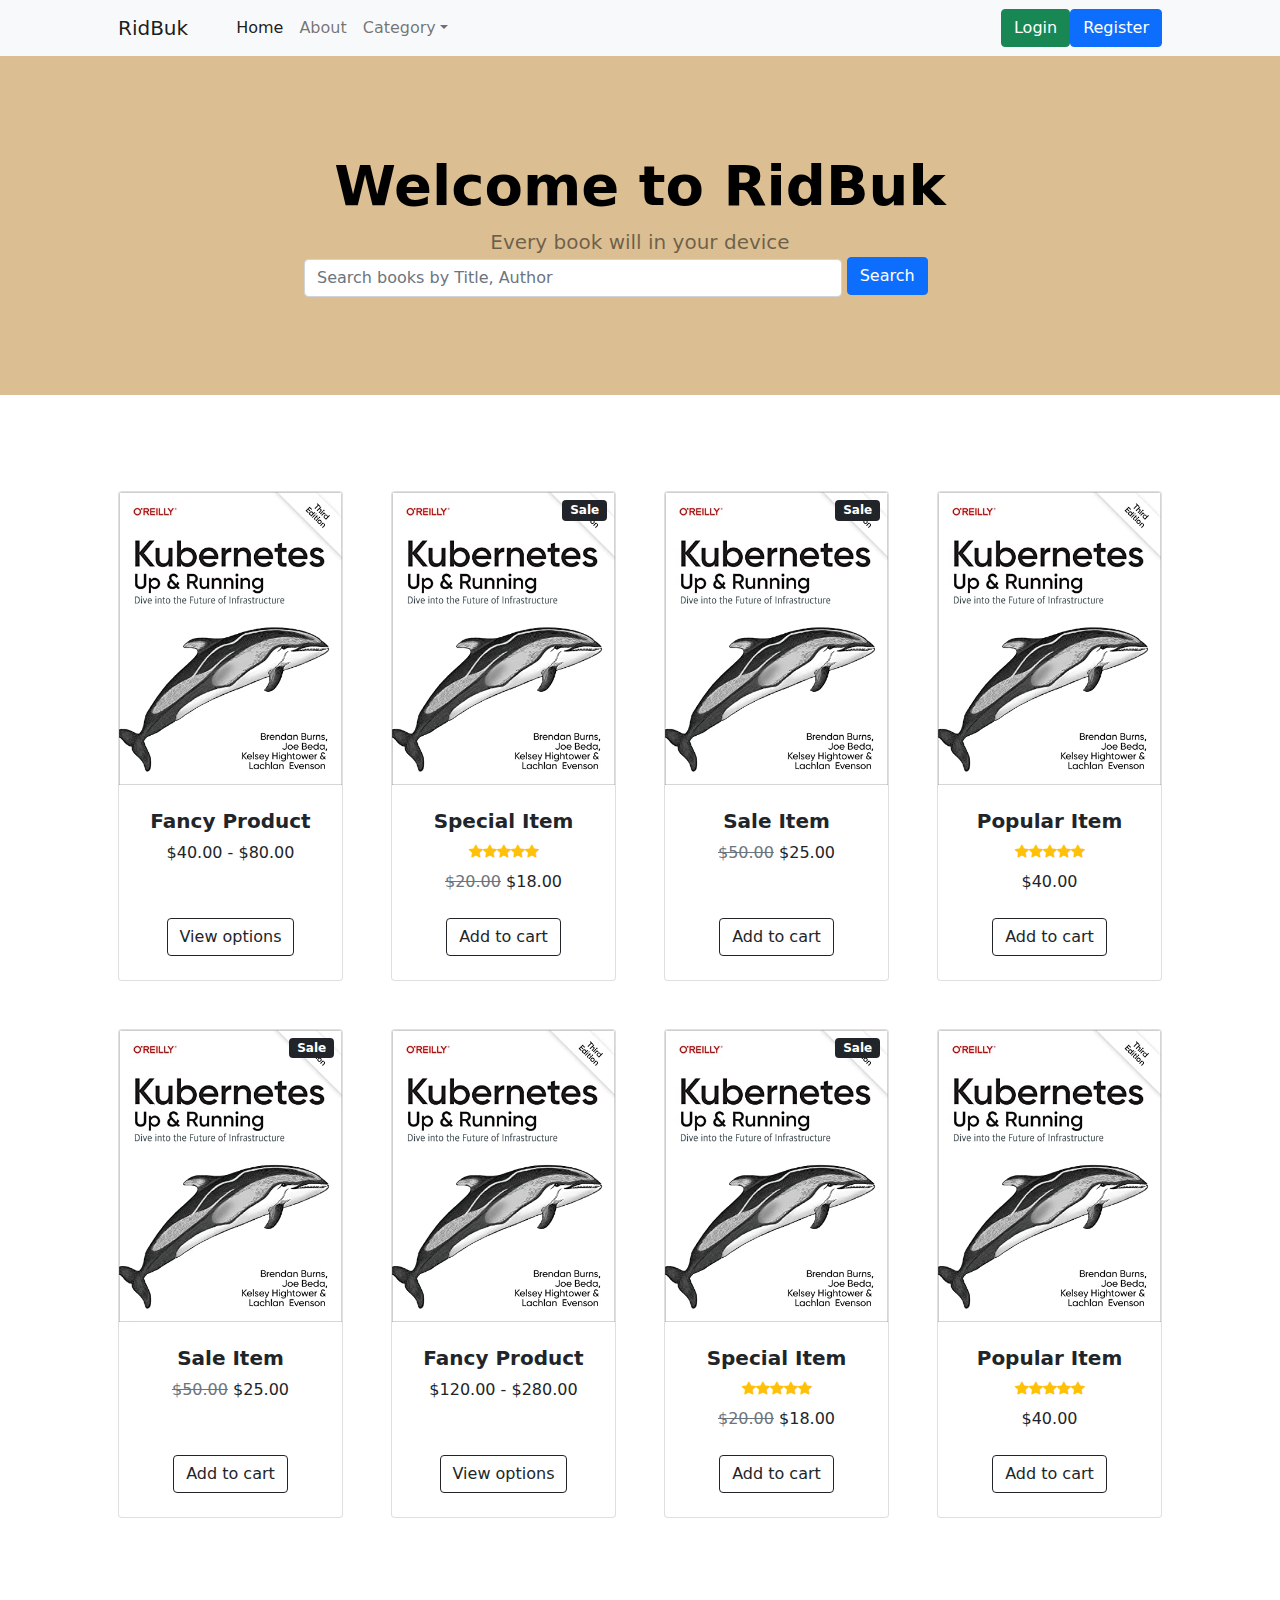
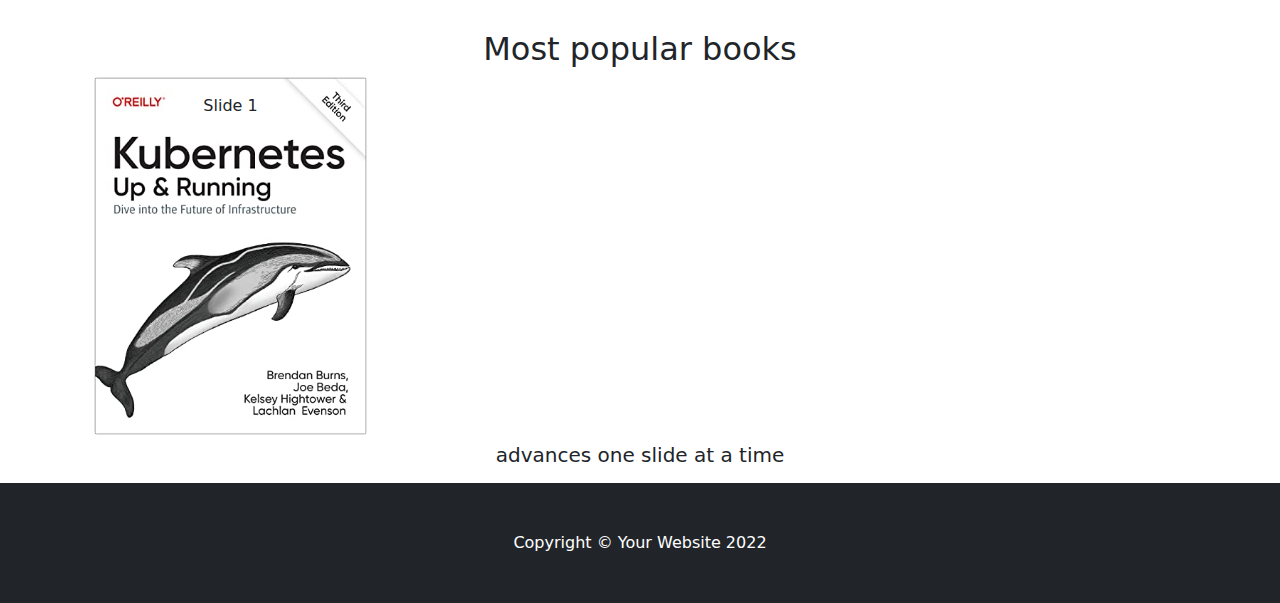
<file: startbootstrap-shop-homepage-gh-pages/index.html>
<!DOCTYPE html>
<html lang="en">

<head>
    <meta charset="utf-8" />
    <meta name="viewport" content="width=device-width, initial-scale=1, shrink-to-fit=no" />
    <meta name="description" content="" />
    <meta name="author" content="" />
    <title>RidBuk-eBook</title>
    <!-- Favicon-->
    <link rel="icon" type="image/x-icon" href="assets/favicon.ico" />
    <!-- Bootstrap icons-->
    <link href="https://cdn.jsdelivr.net/npm/bootstrap-icons@1.5.0/font/bootstrap-icons.css" rel="stylesheet" />
    <!-- Core theme CSS (includes Bootstrap)-->
    <link href="css/style.css" rel="stylesheet" />
    <link href="css/bootstraps.css" rel="stylesheet" />
    <script src="https://code.jquery.com/jquery-3.2.1.slim.min.js" integrity="sha384-KJ3o2DKtIkvYIK3UENzmM7KCkRr/rE9/Qpg6aAZGJwFDMVNA/GpGFF93hXpG5KkN" crossorigin="anonymous"></script>
    <script src="https://cdn.jsdelivr.net/npm/popper.js@1.12.9/dist/umd/popper.min.js" integrity="sha384-ApNbgh9B+Y1QKtv3Rn7W3mgPxhU9K/ScQsAP7hUibX39j7fakFPskvXusvfa0b4Q" crossorigin="anonymous"></script>
    <script src="https://cdn.jsdelivr.net/npm/bootstrap@4.0.0/dist/js/bootstrap.min.js" integrity="sha384-JZR6Spejh4U02d8jOt6vLEHfe/JQGiRRSQQxSfFWpi1MquVdAyjUar5+76PVCmYl" crossorigin="anonymous"></script>

</head>

<body>
    <!-- Navigation-->
    <nav class="navbar sticky-top navbar-expand-lg navbar-light bg-light">
        <div class="container px-4 px-lg-5">
            <a class="navbar-brand" href="#!">RidBuk</a>
            <button class="navbar-toggler" type="button" data-bs-toggle="collapse" data-bs-target="#navbarSupportedContent" aria-controls="navbarSupportedContent" aria-expanded="false" aria-label="Toggle navigation"><span class="navbar-toggler-icon"></span></button>
            <div class="collapse navbar-collapse" id="navbarSupportedContent">
                <ul class="navbar-nav me-auto mb-2 mb-lg-0 ms-lg-4">
                    <li class="nav-item"><a class="nav-link active" aria-current="page" href="#!">Home</a></li>
                    <li class="nav-item"><a class="nav-link" href="#!">About</a></li>
                    <li class="nav-item dropdown">
                        <a class="nav-link dropdown-toggle" id="navbarDropdown" href="#" role="button" data-bs-toggle="dropdown" aria-expanded="false">Category</a>
                        <ul class="dropdown-menu" aria-labelledby="navbarDropdown">
                            <div class="">
                                <li><a class="dropdown-item" href="#!">Major1</a></li>
                                <li><a class="dropdown-item" href="#!">Major2</a></li>
                                <li><a class="dropdown-item" href="#!">Major3</a></li>
                            </div>
                            <div class="">
                                <li><a class="dropdown-item" href="#!">Major1</a></li>
                                <li><a class="dropdown-item" href="#!">Major2</a></li>
                                <li><a class="dropdown-item" href="#!">Major3</a></li>
                            </div>
                            <div class="">
                                <li><a class="dropdown-item" href="#!">Major1</a></li>
                                <li><a class="dropdown-item" href="#!">Major2</a></li>
                                <li><a class="dropdown-item" href="#!">Major3</a></li>
                            </div>
                            <div class="">
                                <li><a class="dropdown-item" href="#!">Major1</a></li>
                                <li><a class="dropdown-item" href="#!">Major2</a></li>
                                <li><a class="dropdown-item" href="#!">Major3</a></li>
                            </div>
                        </ul>
                    </li>
                </ul>
                <!-- Login page -->
                <a class="btn btn-success" href="./login.html" role="button"> Login</a>
                <!-- Register page -->
                <a class="btn btn-primary" href="./register.html" role="button"> Register</a>
            </div>
        </div>
    </nav>

    <!-- Header-->
    <header class="bg-color py-5">
        <div class="container px-4 px-lg-5 my-5">
            <div class="text-center text-white">
                <h1 class="display-4 fw-bolder text-black">Welcome to RidBuk</h1>
                <p class="lead fw-normal text-black-50 mb-0">Every book will in your device</p>
            </div>
            <div class="container">

                <div class="row height d-flex justify-content-center align-items-center">

                    <div class="col-md-8">

                        <div class="search">
                            <i class="fa fa-search"></i>
                            <input type="text" class="form-control" style="display: inline-block; width: 80%" placeholder="Search books by Title, Author">
                            <button class="btn btn-primary" style="margin-bottom: 4px;">Search</button>
                        </div>

                    </div>

                </div>
            </div>
        </div>
    </header>
    <!-- Section-->
    <section class="py-5">
        <div class="container px-4 px-lg-5 mt-5">
            <div class="row gx-4 gx-lg-5 row-cols-2 row-cols-md-3 row-cols-xl-4 justify-content-center">
                <div class="col mb-5">
                    <div class="card h-100">
                        <!-- Product image-->
                        <img class="card-img-top" src="./img/109811020X.01._SCLZZZZZZZ_SX500_.jpg" alt="..." />
                        <!-- Product details-->
                        <div class="card-body p-4">
                            <div class="text-center">
                                <!-- Product name-->
                                <h5 class="fw-bolder">Fancy Product</h5>
                                <!-- Product price-->
                                $40.00 - $80.00
                            </div>
                        </div>
                        <!-- Product actions-->
                        <div class="card-footer p-4 pt-0 border-top-0 bg-transparent">
                            <div class="text-center"><a class="btn btn-outline-dark mt-auto" href="#">View options</a>
                            </div>
                        </div>
                    </div>
                </div>
                <div class="col mb-5">
                    <div class="card h-100">
                        <!-- Sale badge-->
                        <div class="badge bg-dark text-white position-absolute" style="top: 0.5rem; right: 0.5rem">Sale
                        </div>
                        <!-- Product image-->
                        <img class="card-img-top" src="./img/109811020X.01._SCLZZZZZZZ_SX500_.jpg" alt="..." />
                        <!-- Product details-->
                        <div class="card-body p-4">
                            <div class="text-center">
                                <!-- Product name-->
                                <h5 class="fw-bolder">Special Item</h5>
                                <!-- Product reviews-->
                                <div class="d-flex justify-content-center small text-warning mb-2">
                                    <div class="bi-star-fill"></div>
                                    <div class="bi-star-fill"></div>
                                    <div class="bi-star-fill"></div>
                                    <div class="bi-star-fill"></div>
                                    <div class="bi-star-fill"></div>
                                </div>
                                <!-- Product price-->
                                <span class="text-muted text-decoration-line-through">$20.00</span> $18.00
                            </div>
                        </div>
                        <!-- Product actions-->
                        <div class="card-footer p-4 pt-0 border-top-0 bg-transparent">
                            <div class="text-center"><a class="btn btn-outline-dark mt-auto" href="#">Add to cart</a>
                            </div>
                        </div>
                    </div>
                </div>
                <div class="col mb-5">
                    <div class="card h-100">
                        <!-- Sale badge-->
                        <div class="badge bg-dark text-white position-absolute" style="top: 0.5rem; right: 0.5rem">Sale
                        </div>
                        <!-- Product image-->
                        <img class="card-img-top" src="./img/109811020X.01._SCLZZZZZZZ_SX500_.jpg" alt="..." />
                        <!-- Product details-->
                        <div class="card-body p-4">
                            <div class="text-center">
                                <!-- Product name-->
                                <h5 class="fw-bolder">Sale Item</h5>
                                <!-- Product price-->
                                <span class="text-muted text-decoration-line-through">$50.00</span> $25.00
                            </div>
                        </div>
                        <!-- Product actions-->
                        <div class="card-footer p-4 pt-0 border-top-0 bg-transparent">
                            <div class="text-center"><a class="btn btn-outline-dark mt-auto" href="#">Add to cart</a>
                            </div>
                        </div>
                    </div>
                </div>
                <div class="col mb-5">
                    <div class="card h-100">
                        <!-- Product image-->
                        <img class="card-img-top" src="./img/109811020X.01._SCLZZZZZZZ_SX500_.jpg" alt="..." />
                        <!-- Product details-->
                        <div class="card-body p-4">
                            <div class="text-center">
                                <!-- Product name-->
                                <h5 class="fw-bolder">Popular Item</h5>
                                <!-- Product reviews-->
                                <div class="d-flex justify-content-center small text-warning mb-2">
                                    <div class="bi-star-fill"></div>
                                    <div class="bi-star-fill"></div>
                                    <div class="bi-star-fill"></div>
                                    <div class="bi-star-fill"></div>
                                    <div class="bi-star-fill"></div>
                                </div>
                                <!-- Product price-->
                                $40.00
                            </div>
                        </div>
                        <!-- Product actions-->
                        <div class="card-footer p-4 pt-0 border-top-0 bg-transparent">
                            <div class="text-center"><a class="btn btn-outline-dark mt-auto" href="#">Add to cart</a>
                            </div>
                        </div>
                    </div>
                </div>
                <div class="col mb-5">
                    <div class="card h-100">
                        <!-- Sale badge-->
                        <div class="badge bg-dark text-white position-absolute" style="top: 0.5rem; right: 0.5rem">Sale
                        </div>
                        <!-- Product image-->
                        <img class="card-img-top" src="./img/109811020X.01._SCLZZZZZZZ_SX500_.jpg" alt="..." />
                        <!-- Product details-->
                        <div class="card-body p-4">
                            <div class="text-center">
                                <!-- Product name-->
                                <h5 class="fw-bolder">Sale Item</h5>
                                <!-- Product price-->
                                <span class="text-muted text-decoration-line-through">$50.00</span> $25.00
                            </div>
                        </div>
                        <!-- Product actions-->
                        <div class="card-footer p-4 pt-0 border-top-0 bg-transparent">
                            <div class="text-center"><a class="btn btn-outline-dark mt-auto" href="#">Add to cart</a>
                            </div>
                        </div>
                    </div>
                </div>
                <div class="col mb-5">
                    <div class="card h-100">
                        <!-- Product image-->
                        <img class="card-img-top" src="./img/109811020X.01._SCLZZZZZZZ_SX500_.jpg" alt="..." />
                        <!-- Product details-->
                        <div class="card-body p-4">
                            <div class="text-center">
                                <!-- Product name-->
                                <h5 class="fw-bolder">Fancy Product</h5>
                                <!-- Product price-->
                                $120.00 - $280.00
                            </div>
                        </div>
                        <!-- Product actions-->
                        <div class="card-footer p-4 pt-0 border-top-0 bg-transparent">
                            <div class="text-center"><a class="btn btn-outline-dark mt-auto" href="#">View options</a>
                            </div>
                        </div>
                    </div>
                </div>
                <div class="col mb-5">
                    <div class="card h-100">
                        <!-- Sale badge-->
                        <div class="badge bg-dark text-white position-absolute" style="top: 0.5rem; right: 0.5rem">Sale
                        </div>
                        <!-- Product image-->
                        <img class="card-img-top" src="./img/109811020X.01._SCLZZZZZZZ_SX500_.jpg" alt="..." />
                        <!-- Product details-->
                        <div class="card-body p-4">
                            <div class="text-center">
                                <!-- Product name-->
                                <h5 class="fw-bolder">Special Item</h5>
                                <!-- Product reviews-->
                                <div class="d-flex justify-content-center small text-warning mb-2">
                                    <div class="bi-star-fill"></div>
                                    <div class="bi-star-fill"></div>
                                    <div class="bi-star-fill"></div>
                                    <div class="bi-star-fill"></div>
                                    <div class="bi-star-fill"></div>
                                </div>
                                <!-- Product price-->
                                <span class="text-muted text-decoration-line-through">$20.00</span> $18.00
                            </div>
                        </div>
                        <!-- Product actions-->
                        <div class="card-footer p-4 pt-0 border-top-0 bg-transparent">
                            <div class="text-center"><a class="btn btn-outline-dark mt-auto" href="#">Add to cart</a>
                            </div>
                        </div>
                    </div>
                </div>
                <div class="col mb-5">
                    <div class="card h-100">
                        <!-- Product image-->
                        <img class="card-img-top" src="./img/109811020X.01._SCLZZZZZZZ_SX500_.jpg" alt="..." />
                        <!-- Product details-->
                        <div class="card-body p-4">
                            <div class="text-center">
                                <!-- Product name-->
                                <h5 class="fw-bolder">Popular Item</h5>
                                <!-- Product reviews-->
                                <div class="d-flex justify-content-center small text-warning mb-2">
                                    <div class="bi-star-fill"></div>
                                    <div class="bi-star-fill"></div>
                                    <div class="bi-star-fill"></div>
                                    <div class="bi-star-fill"></div>
                                    <div class="bi-star-fill"></div>
                                </div>
                                <!-- Product price-->
                                $40.00
                            </div>
                        </div>
                        <!-- Product actions-->
                        <div class="card-footer p-4 pt-0 border-top-0 bg-transparent">
                            <div class="text-center"><a class="btn btn-outline-dark mt-auto" href="#">Add to cart</a>
                            </div>
                        </div>
                    </div>
                </div>
            </div>
        </div>
    </section>
    <!-- Recommend Book-->
    <div class="container text-center my-3">
        <h2 class="font-weight-light">Most popular books</h2>
        <div class="row mx-auto my-auto justify-content-center">
            <div id="recipeCarousel" class="carousel slide" data-bs-ride="carousel">
                <div class="carousel-inner" role="listbox">
                    <div class="carousel-item active">
                        <div class="col-md-3">
                            <div class="card">
                                <div class="card-img">
                                    <img src="./img/109811020X.01._SCLZZZZZZZ_SX500_.jpg " class="img-fluid ">
                                </div>
                                <div class="card-img-overlay ">Slide 1</div>
                            </div>
                        </div>
                    </div>
                    <div class="carousel-item ">
                        <div class="col-md-3 ">
                            <div class="card ">
                                <div class="card-img ">
                                    <img src="./img/109811020X.01._SCLZZZZZZZ_SX500_.jpg " class="img-fluid ">
                                </div>
                                <div class="card-img-overlay ">Slide 2</div>
                            </div>
                        </div>
                    </div>
                    <div class="carousel-item ">
                        <div class="col-md-3 ">
                            <div class="card ">
                                <div class="card-img ">
                                    <img src="./img/109811020X.01._SCLZZZZZZZ_SX500_.jpg " class="img-fluid ">
                                </div>
                                <div class="card-img-overlay ">Slide 3</div>
                            </div>
                        </div>
                    </div>
                    <div class="carousel-item ">
                        <div class="col-md-3 ">
                            <div class="card ">
                                <div class="card-img ">
                                    <img src="./img/109811020X.01._SCLZZZZZZZ_SX500_.jpg " class="img-fluid ">
                                </div>
                                <div class="card-img-overlay ">Slide 4</div>
                            </div>
                        </div>
                    </div>
                    <div class="carousel-item ">
                        <div class="col-md-3 ">
                            <div class="card ">
                                <div class="card-img ">
                                    <img src="./img/109811020X.01._SCLZZZZZZZ_SX500_.jpg " class="img-fluid ">
                                </div>
                                <div class="card-img-overlay ">Slide 5</div>
                            </div>
                        </div>
                    </div>
                    <div class="carousel-item ">
                        <div class="col-md-3 ">
                            <div class="card ">
                                <div class="card-img ">
                                    <img src="./img/109811020X.01._SCLZZZZZZZ_SX500_.jpg " class="img-fluid ">
                                </div>
                                <div class="card-img-overlay ">Slide 6</div>
                            </div>
                        </div>
                    </div>
                </div>
                <a class="carousel-control-prev bg-transparent w-aut " href="#recipeCarousel " role="button " data-bs-slide="prev ">
                    <span class="carousel-control-prev-icon " aria-hidden="true "></span>
                </a>
                <a class="carousel-control-next bg-transparent w-aut " href="#recipeCarousel " role="button " data-bs-slide="next ">
                    <span class="carousel-control-next-icon " aria-hidden="true "></span>
                </a>
            </div>
        </div>
        <h5 class="mt-2 fw-light ">advances one slide at a time</h5>
    </div>
    <!-- Footer-->
    <footer class="py-5 bg-dark ">
        <div class="container ">
            <p class="m-0 text-center text-white ">Copyright &copy; Your Website 2022</p>
        </div>
    </footer>
    <!-- Bootstrap core JS-->
    <script src="https://cdn.jsdelivr.net/npm/bootstrap@5.1.3/dist/js/bootstrap.bundle.min.js "></script>
    <!-- Core theme JS-->
    <script src="js/scripts.js "></script>
</body>

</html>
</file>
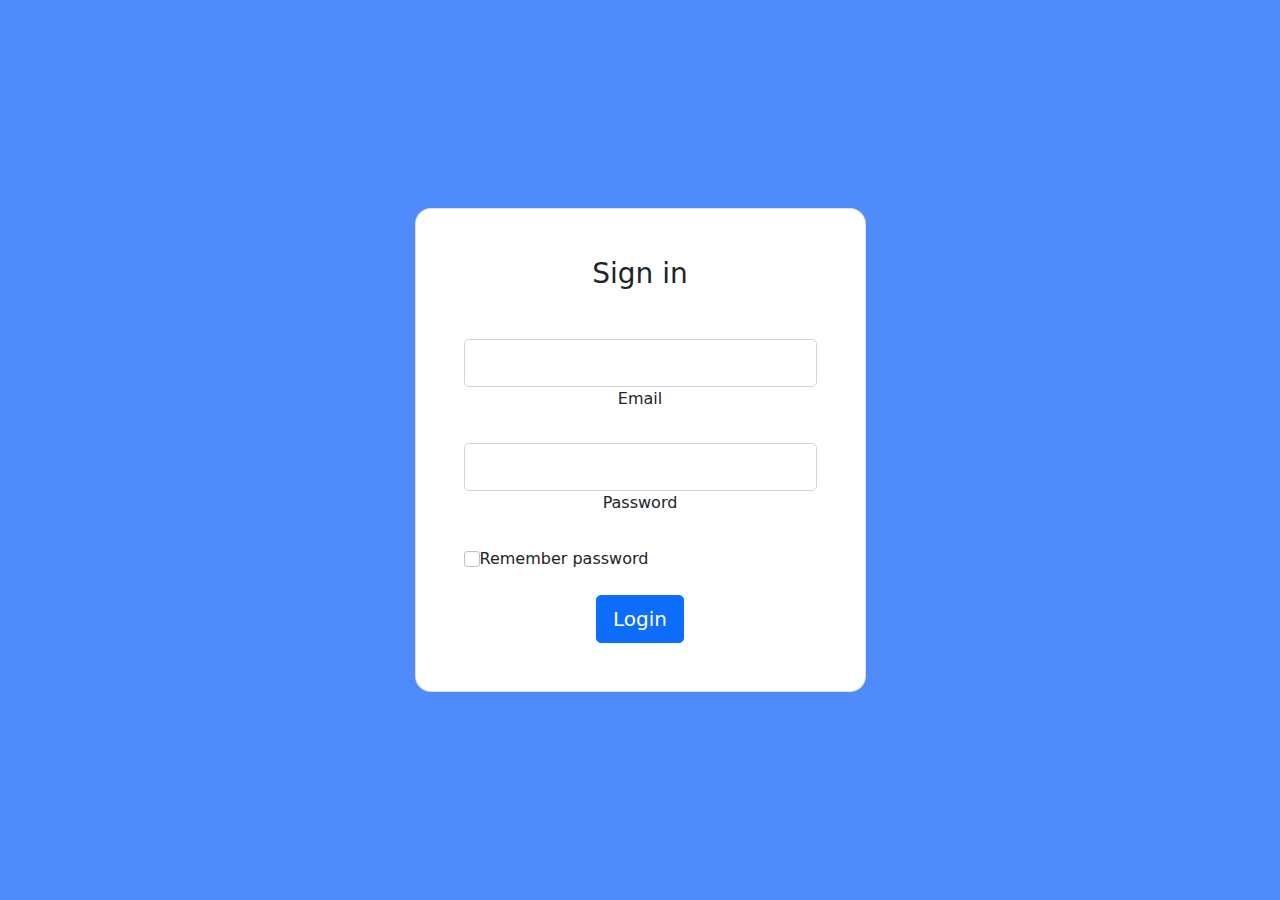
<file: startbootstrap-shop-homepage-gh-pages/login.html>
<!DOCTYPE html>
<html lang="en">

<head>
    <meta charset="UTF-8">
    <meta http-equiv="X-UA-Compatible" content="IE=edge">
    <meta name="viewport" content="width=device-width, initial-scale=1.0">
    <title>Login</title>
    <link href="css/style.css" rel="stylesheet" />
    <link href="css/bootstraps.css" rel="stylesheet" />
    <script src="https://code.jquery.com/jquery-3.2.1.slim.min.js" integrity="sha384-KJ3o2DKtIkvYIK3UENzmM7KCkRr/rE9/Qpg6aAZGJwFDMVNA/GpGFF93hXpG5KkN" crossorigin="anonymous"></script>
    <script src="https://cdn.jsdelivr.net/npm/popper.js@1.12.9/dist/umd/popper.min.js" integrity="sha384-ApNbgh9B+Y1QKtv3Rn7W3mgPxhU9K/ScQsAP7hUibX39j7fakFPskvXusvfa0b4Q" crossorigin="anonymous"></script>
    <script src="https://cdn.jsdelivr.net/npm/bootstrap@4.0.0/dist/js/bootstrap.min.js" integrity="sha384-JZR6Spejh4U02d8jOt6vLEHfe/JQGiRRSQQxSfFWpi1MquVdAyjUar5+76PVCmYl" crossorigin="anonymous"></script>
</head>

<body>
    <section class="vh-100" style="background-color: #508bfc;">
        <div class="container py-5 h-100">
            <div class="row d-flex justify-content-center align-items-center h-100">
                <div class="col-12 col-md-8 col-lg-6 col-xl-5">
                    <div class="card shadow-2-strong" style="border-radius: 1rem;">
                        <div class="card-body p-5 text-center">

                            <h3 class="mb-5">Sign in</h3>

                            <div class="form-outline mb-4">
                                <input type="email" id="typeEmailX-2" class="form-control form-control-lg" />
                                <label class="form-label" for="typeEmailX-2">Email</label>
                            </div>

                            <div class="form-outline mb-4">
                                <input type="password" id="typePasswordX-2" class="form-control form-control-lg" />
                                <label class="form-label" for="typePasswordX-2">Password</label>
                            </div>

                            <!-- Checkbox -->
                            <div class="form-check d-flex justify-content-start mb-4">
                                <input class="form-check-input" type="checkbox" value="" id="form1Example3" />
                                <label class="form-check-label" for="form1Example3"> Remember password </label>
                            </div>

                            <button class="btn btn-primary btn-lg btn-block" type="submit">Login</button>
                        </div>
                    </div>
                </div>
            </div>
        </div>
    </section>
</body>

</html>
</file>
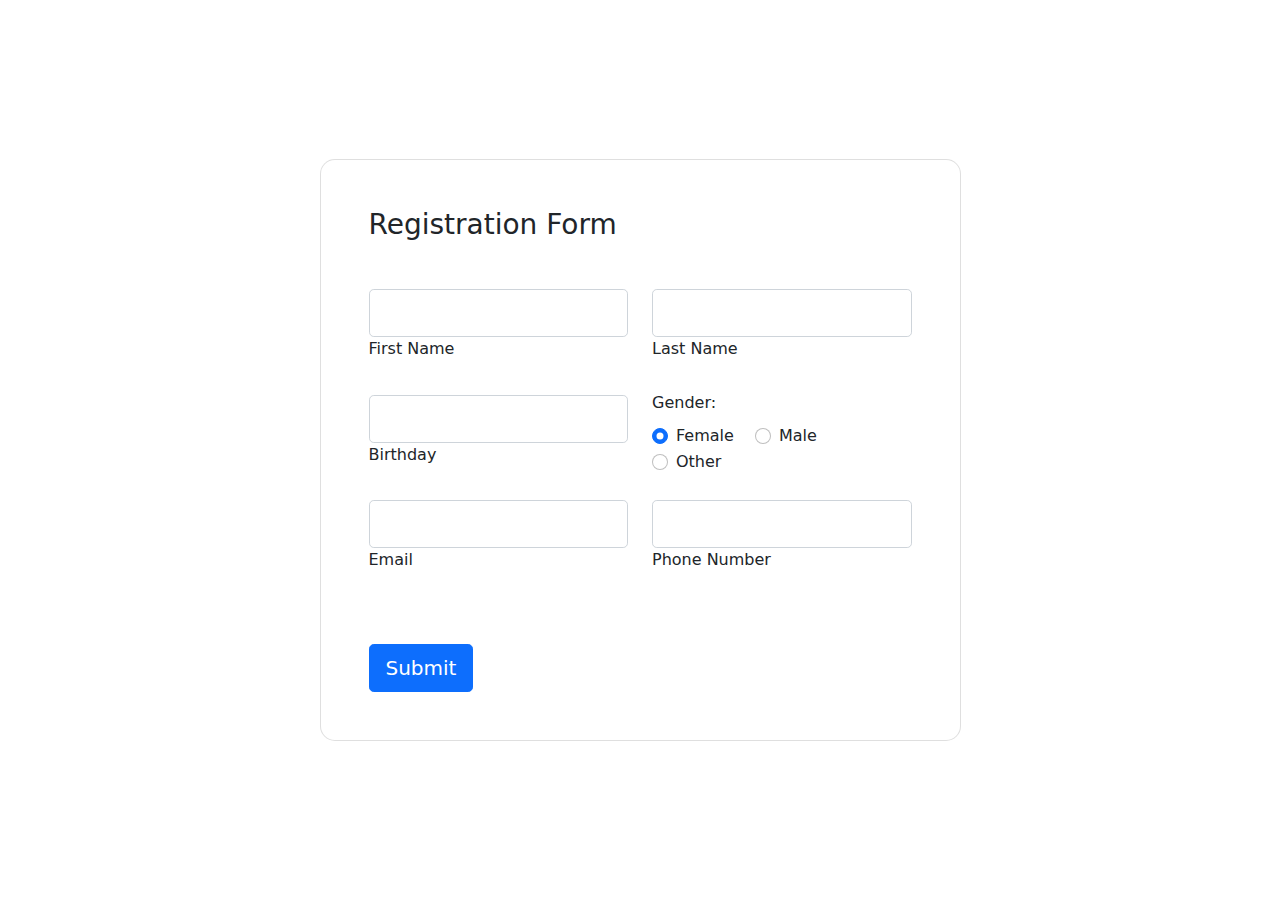
<file: startbootstrap-shop-homepage-gh-pages/register.html>
<!DOCTYPE html>
<html lang="en">

<head>
    <meta charset="UTF-8">
    <meta http-equiv="X-UA-Compatible" content="IE=edge">
    <meta name="viewport" content="width=device-width, initial-scale=1.0">
    <title>Register</title>
    <link href="css/style.css" rel="stylesheet" />
    <link href="css/bootstraps.css" rel="stylesheet" />
    <script src="https://code.jquery.com/jquery-3.2.1.slim.min.js" integrity="sha384-KJ3o2DKtIkvYIK3UENzmM7KCkRr/rE9/Qpg6aAZGJwFDMVNA/GpGFF93hXpG5KkN" crossorigin="anonymous"></script>
    <script src="https://cdn.jsdelivr.net/npm/popper.js@1.12.9/dist/umd/popper.min.js" integrity="sha384-ApNbgh9B+Y1QKtv3Rn7W3mgPxhU9K/ScQsAP7hUibX39j7fakFPskvXusvfa0b4Q" crossorigin="anonymous"></script>
    <script src="https://cdn.jsdelivr.net/npm/bootstrap@4.0.0/dist/js/bootstrap.min.js" integrity="sha384-JZR6Spejh4U02d8jOt6vLEHfe/JQGiRRSQQxSfFWpi1MquVdAyjUar5+76PVCmYl" crossorigin="anonymous"></script>
</head>

<body>
    <section class="vh-100 gradient-custom">
        <div class="container py-5 h-100">
            <div class="row justify-content-center align-items-center h-100">
                <div class="col-12 col-lg-9 col-xl-7">
                    <div class="card shadow-2-strong card-registration" style="border-radius: 15px;">
                        <div class="card-body p-4 p-md-5">
                            <h3 class="mb-4 pb-2 pb-md-0 mb-md-5">Registration Form</h3>
                            <form>

                                <div class="row">
                                    <div class="col-md-6 mb-4">

                                        <div class="form-outline">
                                            <input type="text" id="firstName" class="form-control form-control-lg" />
                                            <label class="form-label" for="firstName">First Name</label>
                                        </div>

                                    </div>
                                    <div class="col-md-6 mb-4">

                                        <div class="form-outline">
                                            <input type="text" id="lastName" class="form-control form-control-lg" />
                                            <label class="form-label" for="lastName">Last Name</label>
                                        </div>

                                    </div>
                                </div>

                                <div class="row">
                                    <div class="col-md-6 mb-4 d-flex align-items-center">

                                        <div class="form-outline datepicker w-100">
                                            <input type="text" class="form-control form-control-lg" id="birthdayDate" />
                                            <label for="birthdayDate" class="form-label">Birthday</label>
                                        </div>

                                    </div>
                                    <div class="col-md-6 mb-4">

                                        <h6 class="mb-2 pb-1">Gender: </h6>

                                        <div class="form-check form-check-inline">
                                            <input class="form-check-input" type="radio" name="inlineRadioOptions" id="femaleGender" value="option1" checked />
                                            <label class="form-check-label" for="femaleGender">Female</label>
                                        </div>

                                        <div class="form-check form-check-inline">
                                            <input class="form-check-input" type="radio" name="inlineRadioOptions" id="maleGender" value="option2" />
                                            <label class="form-check-label" for="maleGender">Male</label>
                                        </div>

                                        <div class="form-check form-check-inline">
                                            <input class="form-check-input" type="radio" name="inlineRadioOptions" id="otherGender" value="option3" />
                                            <label class="form-check-label" for="otherGender">Other</label>
                                        </div>

                                    </div>
                                </div>

                                <div class="row">
                                    <div class="col-md-6 mb-4 pb-2">

                                        <div class="form-outline">
                                            <input type="email" id="emailAddress" class="form-control form-control-lg" />
                                            <label class="form-label" for="emailAddress">Email</label>
                                        </div>

                                    </div>
                                    <div class="col-md-6 mb-4 pb-2">

                                        <div class="form-outline">
                                            <input type="tel" id="phoneNumber" class="form-control form-control-lg" />
                                            <label class="form-label" for="phoneNumber">Phone Number</label>
                                        </div>

                                    </div>
                                </div>

                                <div class="row">
                                    <div class="col-12">

                                    </div>
                                </div>

                                <div class="mt-4 pt-2">
                                    <input class="btn btn-primary btn-lg" type="submit" value="Submit" />
                                </div>

                            </form>
                        </div>
                    </div>
                </div>
            </div>
        </div>
    </section>
</body>

</html>
</file>
<file: startbootstrap-shop-homepage-gh-pages/css/style.css>
.bg-color {
    background-color: rgba(184, 126, 35, 0.5);
}

.text-color {
    color: black;
}

@media (max-width: 767px) {
    .carousel-inner .carousel-item>div {
        display: none;
    }
    .carousel-inner .carousel-item>div:first-child {
        display: block;
    }
}

.carousel-inner .carousel-item.active,
.carousel-inner .carousel-item-next,
.carousel-inner .carousel-item-prev {
    display: flex;
}


/* medium and up screens */

@media (min-width: 768px) {
    .carousel-inner .carousel-item-end.active,
    .carousel-inner .carousel-item-next {
        transform: translateX(25%);
    }
    .carousel-inner .carousel-item-start.active,
    .carousel-inner .carousel-item-prev {
        transform: translateX(-25%);
    }
}

.carousel-inner .carousel-item-end,
.carousel-inner .carousel-item-start {
    transform: translateX(0);
}
</file>
